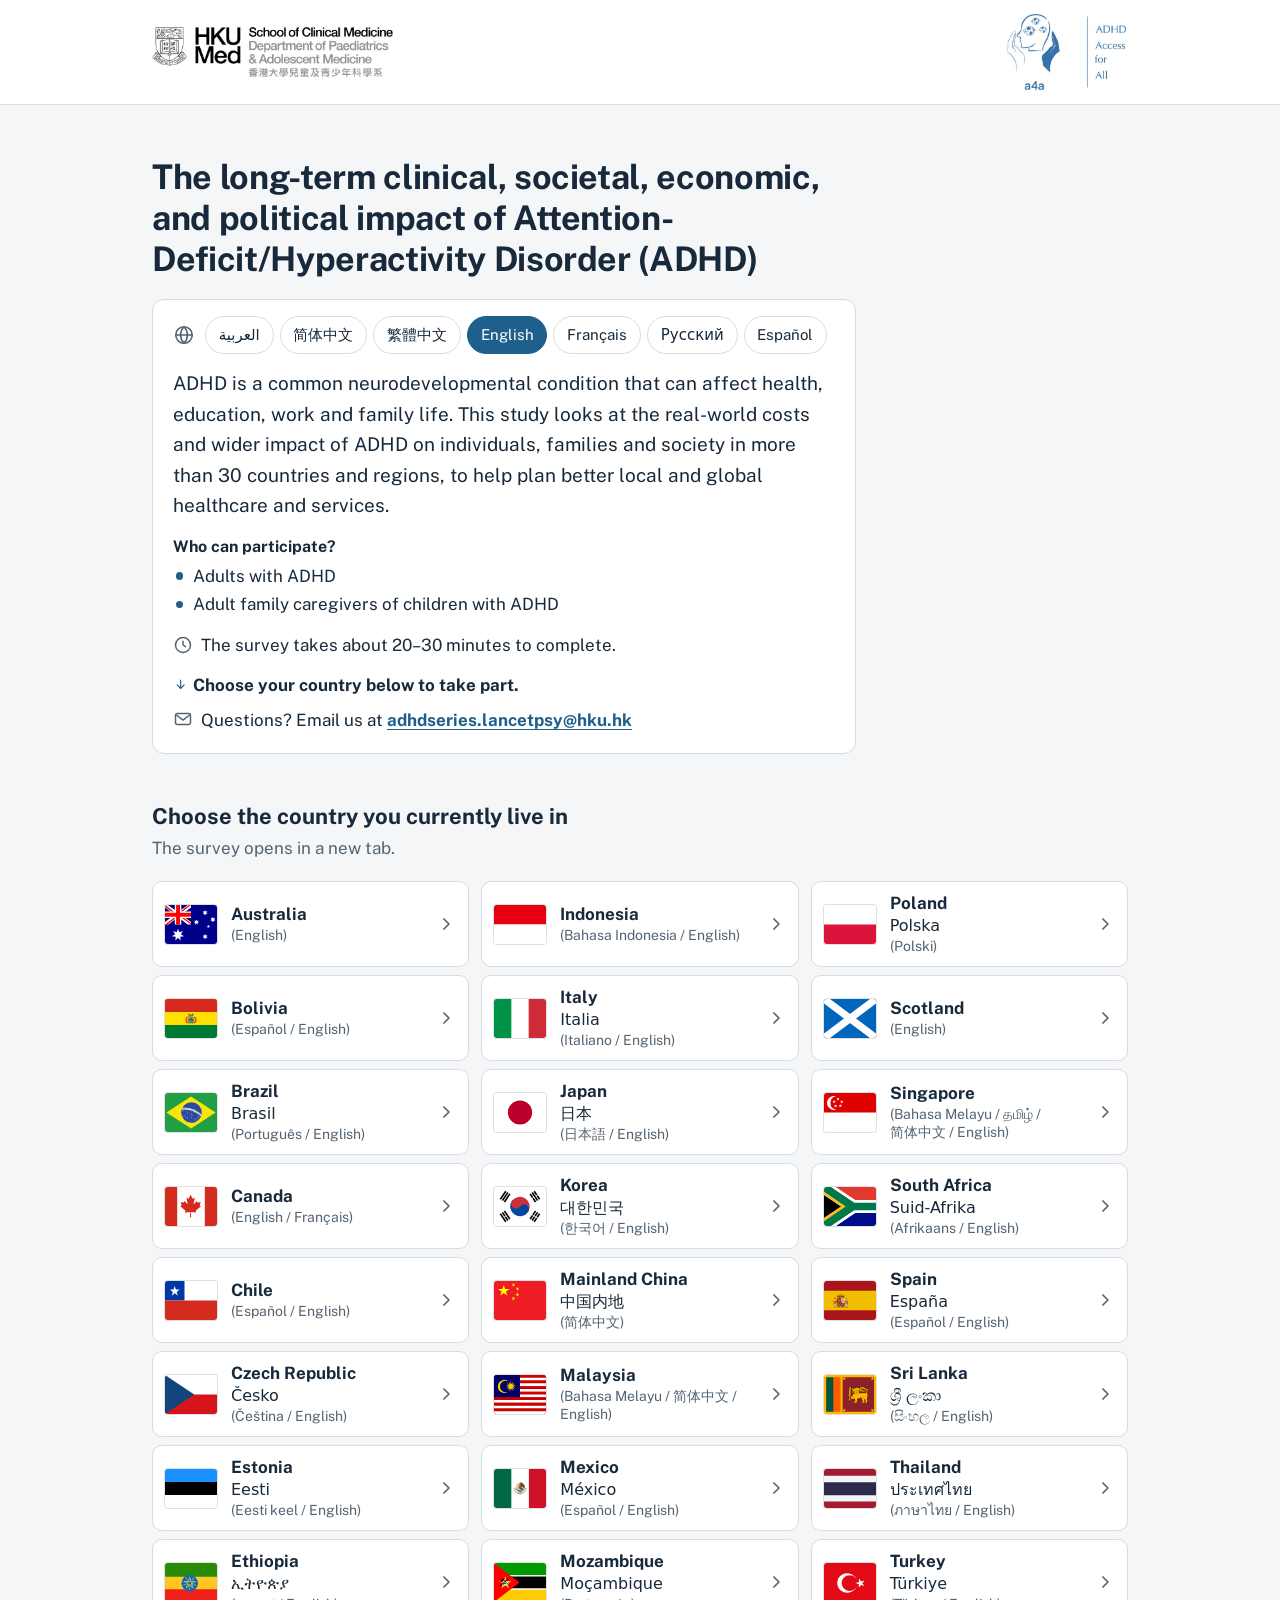
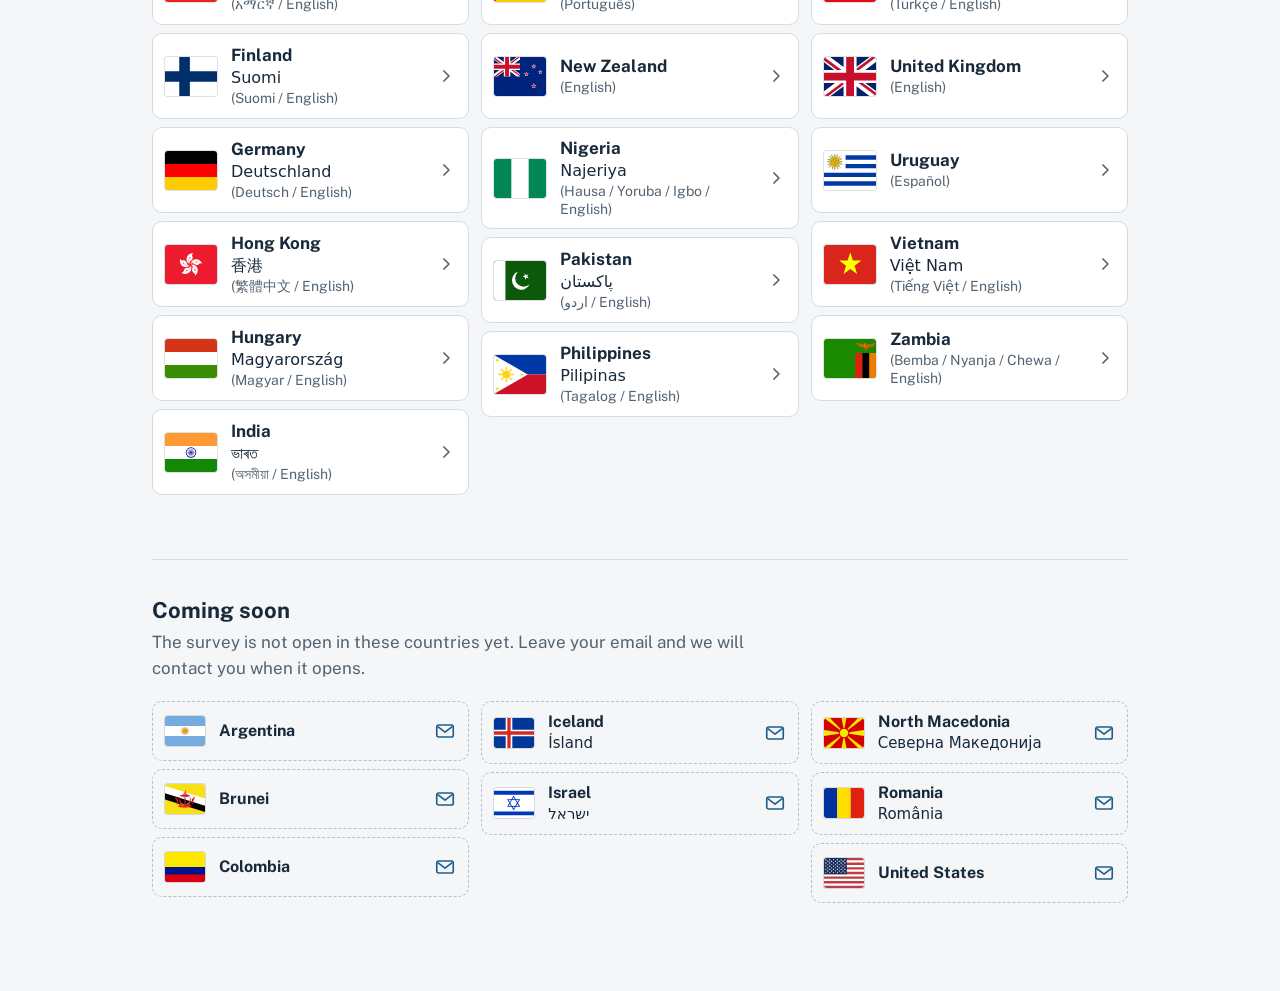
<file: index.html>
<!DOCTYPE html>
<html lang="en">
<head>
  <meta charset="UTF-8">
  <meta name="viewport" content="width=device-width, initial-scale=1">
  <title>The long-term clinical, societal, economic, and political impact of Attention-Deficit/Hyperactivity Disorder (ADHD)</title>
  <meta name="description" content="An international survey on the real-world costs and wider impact of ADHD. Choose the country you currently live in to take part.">
  <link rel="stylesheet" href="style.css">
</head>
<body>
  <header class="brand-bar">
    <div class="brand-inner">
      <img class="logo logo-hku" src="images/hku-med-paediatrics-logo.jpg" width="750" height="162"
           alt="HKU Med, School of Clinical Medicine, Department of Paediatrics and Adolescent Medicine, The University of Hong Kong">
      <img class="logo logo-a4a" src="images/a4a-logo.jpg" width="369" height="240" alt="a4a, ADHD Access for All">
    </div>
  </header>
  <main class="page">
    <header class="intro">
      <h1>The long-term clinical, societal, economic, and political impact of Attention-Deficit/<wbr>Hyperactivity Disorder (ADHD)</h1>
      <!-- Introduction in seven languages. The buttons are radio buttons + CSS, so switching
           works without JavaScript; the script only starts on the browser language. -->
      <div class="langs" id="intro">
        <input class="lang-radio" type="radio" name="intro-lang" id="lang-ar" value="ar">
        <input class="lang-radio" type="radio" name="intro-lang" id="lang-zh-hans" value="zh-hans">
        <input class="lang-radio" type="radio" name="intro-lang" id="lang-zh-hant" value="zh-hant">
        <input class="lang-radio" type="radio" name="intro-lang" id="lang-en" value="en" checked>
        <input class="lang-radio" type="radio" name="intro-lang" id="lang-fr" value="fr">
        <input class="lang-radio" type="radio" name="intro-lang" id="lang-ru" value="ru">
        <input class="lang-radio" type="radio" name="intro-lang" id="lang-es" value="es">
        <div class="lang-tabs">
          <svg class="globe-icon" viewBox="0 0 24 24" aria-hidden="true" focusable="false"><circle cx="12" cy="12" r="9" fill="none" stroke="currentColor" stroke-width="1.7"/><path d="M3 12h18M12 3c2.5 2.6 3.8 5.6 3.8 9s-1.3 6.4-3.8 9c-2.5-2.6-3.8-5.6-3.8-9S9.5 5.6 12 3z" fill="none" stroke="currentColor" stroke-width="1.7" stroke-linejoin="round"/></svg>
          <label class="lang-tab" for="lang-ar" lang="ar" dir="rtl">العربية</label>
          <label class="native lang-tab" for="lang-zh-hans" lang="zh-Hans">简体中文</label>
          <label class="native lang-tab" for="lang-zh-hant" lang="zh-Hant">繁體中文</label>
          <label class="lang-tab" for="lang-en" lang="en">English</label>
          <label class="lang-tab" for="lang-fr" lang="fr">Français</label>
          <label class="lang-tab" for="lang-ru" lang="ru">Русский</label>
          <label class="lang-tab" for="lang-es" lang="es">Español</label>
        </div>
        <div class="lang-panel native" id="intro-ar" lang="ar" dir="rtl">
          <p class="intro-text">اضطراب فرط الحركة وتشتت الانتباه (ADHD) حالة نمائية عصبية شائعة قد تؤثر في الصحة والتعليم والعمل والحياة الأسرية. تتناول هذه الدراسة التكاليف الفعلية والآثار الأوسع لهذا الاضطراب على الأفراد والأسر والمجتمع في أكثر من 30 دولة ومنطقة، بهدف المساعدة في تخطيط رعاية صحية وخدمات أفضل على المستويين المحلي والعالمي.</p>
          <h2 class="intro-heading">من يمكنه المشاركة؟</h2>
          <ul class="who-list">
            <li>البالغون المصابون باضطراب فرط الحركة وتشتت الانتباه</li>
            <li>أفراد الأسرة البالغون الذين يرعون أطفالاً مصابين بهذا الاضطراب</li>
          </ul>
          <p class="intro-time"><svg class="time-icon" viewBox="0 0 24 24" aria-hidden="true" focusable="false"><circle cx="12" cy="12" r="9" fill="none" stroke="currentColor" stroke-width="1.8"/><path d="M12 7.5V12l3 2" fill="none" stroke="currentColor" stroke-width="1.8" stroke-linecap="round" stroke-linejoin="round"/></svg><span>يستغرق إكمال الاستبيان ما بين 20 و30 دقيقة تقريبًا.</span></p>
          <p class="intro-action"><svg class="action-icon" viewBox="0 0 24 24" aria-hidden="true" focusable="false"><path d="M12 5v13m0 0 5.5-5.5M12 18l-5.5-5.5" fill="none" stroke="currentColor" stroke-width="1.8" stroke-linecap="round" stroke-linejoin="round"/></svg>اختر بلدك من القائمة أدناه للمشاركة.</p>
          <p class="contact"><svg class="contact-icon" viewBox="0 0 24 24" aria-hidden="true" focusable="false"><rect x="3" y="5.5" width="18" height="13" rx="2" fill="none" stroke="currentColor" stroke-width="1.8"/><path d="m4.5 7.5 7.5 5.75 7.5-5.75" fill="none" stroke="currentColor" stroke-width="1.8" stroke-linecap="round" stroke-linejoin="round"/></svg><span>لديك أسئلة؟ راسلنا على <a href="mailto:adhdseries.lancetpsy@hku.hk" dir="ltr">adhdseries.lancetpsy@hku.hk</a></span></p>
        </div>
        <div class="lang-panel native" id="intro-zh-hans" lang="zh-Hans">
          <p class="intro-text">ADHD（注意缺陷多动障碍）是一种常见的神经发育障碍，可能影响健康、教育、工作和家庭生活。本研究在30多个国家和地区开展，旨在了解ADHD对个人、家庭和社会造成的实际成本及更广泛的影响，以协助规划更完善的本地和全球医疗保健及相关服务。</p>
          <h2 class="intro-heading">谁可以参加？</h2>
          <ul class="who-list">
            <li>患有ADHD的成年人</li>
            <li>ADHD儿童的成年家庭照顾者</li>
          </ul>
          <p class="intro-time"><svg class="time-icon" viewBox="0 0 24 24" aria-hidden="true" focusable="false"><circle cx="12" cy="12" r="9" fill="none" stroke="currentColor" stroke-width="1.8"/><path d="M12 7.5V12l3 2" fill="none" stroke="currentColor" stroke-width="1.8" stroke-linecap="round" stroke-linejoin="round"/></svg><span>完成问卷大约需要20–30分钟。</span></p>
          <p class="intro-action"><svg class="action-icon" viewBox="0 0 24 24" aria-hidden="true" focusable="false"><path d="M12 5v13m0 0 5.5-5.5M12 18l-5.5-5.5" fill="none" stroke="currentColor" stroke-width="1.8" stroke-linecap="round" stroke-linejoin="round"/></svg>请在下方选择你所在的国家或地区参加。</p>
          <p class="contact"><svg class="contact-icon" viewBox="0 0 24 24" aria-hidden="true" focusable="false"><rect x="3" y="5.5" width="18" height="13" rx="2" fill="none" stroke="currentColor" stroke-width="1.8"/><path d="m4.5 7.5 7.5 5.75 7.5-5.75" fill="none" stroke="currentColor" stroke-width="1.8" stroke-linecap="round" stroke-linejoin="round"/></svg><span>如有疑问，请发送电子邮件至 <a href="mailto:adhdseries.lancetpsy@hku.hk" dir="ltr">adhdseries.lancetpsy@hku.hk</a></span></p>
        </div>
        <div class="lang-panel native" id="intro-zh-hant" lang="zh-Hant">
          <p class="intro-text">ADHD（專注力不足／過度活躍症）是常見的神經發展障礙，可能影響健康、教育、工作和家庭生活。本研究在30多個國家和地區進行，旨在了解ADHD對個人、家庭和社會造成的實際成本及更廣泛的影響，以協助規劃更完善的本地和全球醫療保健及相關服務。</p>
          <h2 class="intro-heading">誰可以參加？</h2>
          <ul class="who-list">
            <li>患有ADHD的成年人</li>
            <li>ADHD兒童的成年家庭照顧者</li>
          </ul>
          <p class="intro-time"><svg class="time-icon" viewBox="0 0 24 24" aria-hidden="true" focusable="false"><circle cx="12" cy="12" r="9" fill="none" stroke="currentColor" stroke-width="1.8"/><path d="M12 7.5V12l3 2" fill="none" stroke="currentColor" stroke-width="1.8" stroke-linecap="round" stroke-linejoin="round"/></svg><span>完成問卷大約需要20–30分鐘。</span></p>
          <p class="intro-action"><svg class="action-icon" viewBox="0 0 24 24" aria-hidden="true" focusable="false"><path d="M12 5v13m0 0 5.5-5.5M12 18l-5.5-5.5" fill="none" stroke="currentColor" stroke-width="1.8" stroke-linecap="round" stroke-linejoin="round"/></svg>請在下方選擇你所在的國家或地區參加。</p>
          <p class="contact"><svg class="contact-icon" viewBox="0 0 24 24" aria-hidden="true" focusable="false"><rect x="3" y="5.5" width="18" height="13" rx="2" fill="none" stroke="currentColor" stroke-width="1.8"/><path d="m4.5 7.5 7.5 5.75 7.5-5.75" fill="none" stroke="currentColor" stroke-width="1.8" stroke-linecap="round" stroke-linejoin="round"/></svg><span>如有查詢，請電郵至 <a href="mailto:adhdseries.lancetpsy@hku.hk" dir="ltr">adhdseries.lancetpsy@hku.hk</a></span></p>
        </div>
        <div class="lang-panel" id="intro-en" lang="en">
          <p class="intro-text">ADHD is a common neurodevelopmental condition that can affect health, education, work and family life. This study looks at the real-world costs and wider impact of ADHD on individuals, families and society in more than 30 countries and regions, to help plan better local and global healthcare and services.</p>
          <h2 class="intro-heading">Who can participate?</h2>
          <ul class="who-list">
            <li>Adults with ADHD</li>
            <li>Adult family caregivers of children with ADHD</li>
          </ul>
          <p class="intro-time"><svg class="time-icon" viewBox="0 0 24 24" aria-hidden="true" focusable="false"><circle cx="12" cy="12" r="9" fill="none" stroke="currentColor" stroke-width="1.8"/><path d="M12 7.5V12l3 2" fill="none" stroke="currentColor" stroke-width="1.8" stroke-linecap="round" stroke-linejoin="round"/></svg><span>The survey takes about 20–30 minutes to complete.</span></p>
          <p class="intro-action"><svg class="action-icon" viewBox="0 0 24 24" aria-hidden="true" focusable="false"><path d="M12 5v13m0 0 5.5-5.5M12 18l-5.5-5.5" fill="none" stroke="currentColor" stroke-width="1.8" stroke-linecap="round" stroke-linejoin="round"/></svg>Choose your country below to take part.</p>
          <p class="contact"><svg class="contact-icon" viewBox="0 0 24 24" aria-hidden="true" focusable="false"><rect x="3" y="5.5" width="18" height="13" rx="2" fill="none" stroke="currentColor" stroke-width="1.8"/><path d="m4.5 7.5 7.5 5.75 7.5-5.75" fill="none" stroke="currentColor" stroke-width="1.8" stroke-linecap="round" stroke-linejoin="round"/></svg><span>Questions? Email us at <a href="mailto:adhdseries.lancetpsy@hku.hk" dir="ltr">adhdseries.lancetpsy@hku.hk</a></span></p>
        </div>
        <div class="lang-panel" id="intro-fr" lang="fr">
          <p class="intro-text">Le TDAH est un trouble du neurodéveloppement fréquent qui peut affecter la santé, l’éducation, le travail et la vie familiale. Cette étude examine les coûts réels et l’impact plus large du TDAH sur les personnes, les familles et la société dans plus de 30 pays et régions, afin d’aider à mieux planifier les soins de santé et les services, à l’échelle locale et mondiale.</p>
          <h2 class="intro-heading">Qui peut participer ?</h2>
          <ul class="who-list">
            <li>Les adultes ayant un TDAH</li>
            <li>Les proches aidants adultes d’enfants ayant un TDAH</li>
          </ul>
          <p class="intro-time"><svg class="time-icon" viewBox="0 0 24 24" aria-hidden="true" focusable="false"><circle cx="12" cy="12" r="9" fill="none" stroke="currentColor" stroke-width="1.8"/><path d="M12 7.5V12l3 2" fill="none" stroke="currentColor" stroke-width="1.8" stroke-linecap="round" stroke-linejoin="round"/></svg><span>Il faut environ 20 à 30 minutes pour répondre au questionnaire.</span></p>
          <p class="intro-action"><svg class="action-icon" viewBox="0 0 24 24" aria-hidden="true" focusable="false"><path d="M12 5v13m0 0 5.5-5.5M12 18l-5.5-5.5" fill="none" stroke="currentColor" stroke-width="1.8" stroke-linecap="round" stroke-linejoin="round"/></svg>Choisissez votre pays ci-dessous pour participer.</p>
          <p class="contact"><svg class="contact-icon" viewBox="0 0 24 24" aria-hidden="true" focusable="false"><rect x="3" y="5.5" width="18" height="13" rx="2" fill="none" stroke="currentColor" stroke-width="1.8"/><path d="m4.5 7.5 7.5 5.75 7.5-5.75" fill="none" stroke="currentColor" stroke-width="1.8" stroke-linecap="round" stroke-linejoin="round"/></svg><span>Des questions ? Écrivez-nous à <a href="mailto:adhdseries.lancetpsy@hku.hk" dir="ltr">adhdseries.lancetpsy@hku.hk</a></span></p>
        </div>
        <div class="lang-panel native" id="intro-ru" lang="ru">
          <p class="intro-text">Синдром дефицита внимания и гиперактивности (СДВГ) — распространённое нарушение нейроразвития, которое может влиять на здоровье, образование, работу и семейную жизнь. В этом исследовании, которое проводится более чем в 30 странах и регионах, изучаются реальные затраты и более широкие последствия СДВГ для людей, семей и общества, чтобы помочь лучше планировать медицинскую помощь и услуги на местном и глобальном уровнях.</p>
          <h2 class="intro-heading">Кто может принять участие?</h2>
          <ul class="who-list">
            <li>Взрослые с СДВГ</li>
            <li>Взрослые члены семьи, ухаживающие за детьми с СДВГ</li>
          </ul>
          <p class="intro-time"><svg class="time-icon" viewBox="0 0 24 24" aria-hidden="true" focusable="false"><circle cx="12" cy="12" r="9" fill="none" stroke="currentColor" stroke-width="1.8"/><path d="M12 7.5V12l3 2" fill="none" stroke="currentColor" stroke-width="1.8" stroke-linecap="round" stroke-linejoin="round"/></svg><span>Заполнение опроса занимает примерно 20–30 минут.</span></p>
          <p class="intro-action"><svg class="action-icon" viewBox="0 0 24 24" aria-hidden="true" focusable="false"><path d="M12 5v13m0 0 5.5-5.5M12 18l-5.5-5.5" fill="none" stroke="currentColor" stroke-width="1.8" stroke-linecap="round" stroke-linejoin="round"/></svg>Выберите свою страну ниже, чтобы принять участие.</p>
          <p class="contact"><svg class="contact-icon" viewBox="0 0 24 24" aria-hidden="true" focusable="false"><rect x="3" y="5.5" width="18" height="13" rx="2" fill="none" stroke="currentColor" stroke-width="1.8"/><path d="m4.5 7.5 7.5 5.75 7.5-5.75" fill="none" stroke="currentColor" stroke-width="1.8" stroke-linecap="round" stroke-linejoin="round"/></svg><span>Есть вопросы? Напишите нам: <a href="mailto:adhdseries.lancetpsy@hku.hk" dir="ltr">adhdseries.lancetpsy@hku.hk</a></span></p>
        </div>
        <div class="lang-panel" id="intro-es" lang="es">
          <p class="intro-text">El TDAH es una condición del neurodesarrollo frecuente que puede afectar la salud, la educación, el trabajo y la vida familiar. Este estudio analiza los costos reales y el impacto más amplio del TDAH en las personas, las familias y la sociedad en más de 30 países y regiones, para ayudar a planificar una mejor atención de salud y mejores servicios a nivel local y mundial.</p>
          <h2 class="intro-heading">¿Quién puede participar?</h2>
          <ul class="who-list">
            <li>Personas adultas con TDAH</li>
            <li>Familiares adultos que cuidan de niños y niñas con TDAH</li>
          </ul>
          <p class="intro-time"><svg class="time-icon" viewBox="0 0 24 24" aria-hidden="true" focusable="false"><circle cx="12" cy="12" r="9" fill="none" stroke="currentColor" stroke-width="1.8"/><path d="M12 7.5V12l3 2" fill="none" stroke="currentColor" stroke-width="1.8" stroke-linecap="round" stroke-linejoin="round"/></svg><span>Completar la encuesta toma aproximadamente de 20 a 30 minutos.</span></p>
          <p class="intro-action"><svg class="action-icon" viewBox="0 0 24 24" aria-hidden="true" focusable="false"><path d="M12 5v13m0 0 5.5-5.5M12 18l-5.5-5.5" fill="none" stroke="currentColor" stroke-width="1.8" stroke-linecap="round" stroke-linejoin="round"/></svg>Elija su país en la lista de abajo para participar.</p>
          <p class="contact"><svg class="contact-icon" viewBox="0 0 24 24" aria-hidden="true" focusable="false"><rect x="3" y="5.5" width="18" height="13" rx="2" fill="none" stroke="currentColor" stroke-width="1.8"/><path d="m4.5 7.5 7.5 5.75 7.5-5.75" fill="none" stroke="currentColor" stroke-width="1.8" stroke-linecap="round" stroke-linejoin="round"/></svg><span>¿Tiene preguntas? Escríbanos a <a href="mailto:adhdseries.lancetpsy@hku.hk" dir="ltr">adhdseries.lancetpsy@hku.hk</a></span></p>
        </div>
      </div>
      <script>
        (function () {
          try {
            var prefs = navigator.languages && navigator.languages.length ? navigator.languages : [navigator.language || "en"];
            for (var i = 0; i < prefs.length; i++) {
              var tag = String(prefs[i]).toLowerCase();
              var code = tag.split("-")[0];
              if (code === "zh") {
                code = /hant|tw|hk|mo/.test(tag) ? "zh-hant" : "zh-hans";
              }
              var radio = document.getElementById("lang-" + code);
              if (radio) { radio.checked = true; break; }
            }
          } catch (e) {}
        })();
      </script>

    </header>

    <!--
      Open surveys, A-Z by English name. Each row: flag, English name,
      name in the survey's language. To open a "Coming soon" country, copy
      any row below into this list and change the flag, names and survey link.
    -->
    <section class="countries" id="country-selection" aria-labelledby="choose-heading">
      <h2 class="section-title" id="choose-heading">Choose the country you currently live in</h2>
      <p class="section-note">The survey opens in a new tab.</p>
      <ul class="country-list" role="list">
        <li><a class="row" href="https://hku.au1.qualtrics.com/jfe/form/SV_2lUkammRQJGlORw" target="_blank" rel="noopener noreferrer">
            <img class="flag" src="flags/au.svg" alt="" width="52" height="39" decoding="async">
            <span class="row-names"><span class="name-en">Australia</span><span class="name-lang" translate="no">(<span lang="en">English</span>)</span></span>
            <svg class="row-icon" viewBox="0 0 24 24" aria-hidden="true" focusable="false"><path d="m9.5 6 6 6-6 6" fill="none" stroke="currentColor" stroke-width="2" stroke-linecap="round" stroke-linejoin="round"/></svg><span class="sr-only"> (opens in a new tab)</span>
        </a></li>
        <li><a class="row" href="https://hku.au1.qualtrics.com/jfe/form/SV_8hSit3gMhziZ8Lc?Q_Language=ES-ES&amp;src=web" target="_blank" rel="noopener noreferrer">
            <img class="flag" src="flags/bo.svg" alt="" width="52" height="39" decoding="async">
            <span class="row-names"><span class="name-en">Bolivia</span><span class="name-lang" translate="no">(<span lang="es">Español</span> / <span lang="en">English</span>)</span></span>
            <svg class="row-icon" viewBox="0 0 24 24" aria-hidden="true" focusable="false"><path d="m9.5 6 6 6-6 6" fill="none" stroke="currentColor" stroke-width="2" stroke-linecap="round" stroke-linejoin="round"/></svg><span class="sr-only"> (opens in a new tab)</span>
        </a></li>
        <li><a class="row" href="https://hku.au1.qualtrics.com/jfe/form/SV_0UNJbcF4LHOlW3s?Q_Language=PT-BR&amp;src=web" target="_blank" rel="noopener noreferrer">
            <img class="flag" src="flags/br.svg" alt="" width="52" height="39" decoding="async">
            <span class="row-names"><span class="name-en">Brazil</span><span class="name-local native" lang="pt-BR" translate="no">Brasil</span><span class="name-lang" translate="no">(<span lang="pt-BR">Português</span> / <span lang="en">English</span>)</span></span>
            <svg class="row-icon" viewBox="0 0 24 24" aria-hidden="true" focusable="false"><path d="m9.5 6 6 6-6 6" fill="none" stroke="currentColor" stroke-width="2" stroke-linecap="round" stroke-linejoin="round"/></svg><span class="sr-only"> (opens in a new tab)</span>
        </a></li>
        <li><a class="row" href="https://hku.au1.qualtrics.com/jfe/form/SV_bjFKKGpXRI6aUTA?src=web" target="_blank" rel="noopener noreferrer">
            <img class="flag" src="flags/ca.svg" alt="" width="52" height="39" decoding="async">
            <span class="row-names"><span class="name-en">Canada</span><span class="name-lang" translate="no">(<span lang="en">English</span> / <span lang="fr">Français</span>)</span></span>
            <svg class="row-icon" viewBox="0 0 24 24" aria-hidden="true" focusable="false"><path d="m9.5 6 6 6-6 6" fill="none" stroke="currentColor" stroke-width="2" stroke-linecap="round" stroke-linejoin="round"/></svg><span class="sr-only"> (opens in a new tab)</span>
        </a></li>
        <li><a class="row" href="https://hku.au1.qualtrics.com/jfe/form/SV_5BXR8ovBortozc2?Q_Language=ES-ES&amp;src=web" target="_blank" rel="noopener noreferrer">
            <img class="flag" src="flags/cl.svg" alt="" width="52" height="39" decoding="async">
            <span class="row-names"><span class="name-en">Chile</span><span class="name-lang" translate="no">(<span lang="es">Español</span> / <span lang="en">English</span>)</span></span>
            <svg class="row-icon" viewBox="0 0 24 24" aria-hidden="true" focusable="false"><path d="m9.5 6 6 6-6 6" fill="none" stroke="currentColor" stroke-width="2" stroke-linecap="round" stroke-linejoin="round"/></svg><span class="sr-only"> (opens in a new tab)</span>
        </a></li>
        <li><a class="row" href="https://hku.au1.qualtrics.com/jfe/form/SV_06zGCNcnL0qpi9o?src=web" target="_blank" rel="noopener noreferrer">
            <img class="flag" src="flags/cz.svg" alt="" width="52" height="39" decoding="async">
            <span class="row-names"><span class="name-en">Czech Republic</span><span class="name-local native" lang="cs" translate="no">Česko</span><span class="name-lang" translate="no">(<span lang="cs">Čeština</span> / <span lang="en">English</span>)</span></span>
            <svg class="row-icon" viewBox="0 0 24 24" aria-hidden="true" focusable="false"><path d="m9.5 6 6 6-6 6" fill="none" stroke="currentColor" stroke-width="2" stroke-linecap="round" stroke-linejoin="round"/></svg><span class="sr-only"> (opens in a new tab)</span>
        </a></li>
        <li><a class="row" href="https://hku.au1.qualtrics.com/jfe/form/SV_8kNAMxHqq1XKWJU?Q_Language=ET&amp;src=web" target="_blank" rel="noopener noreferrer">
            <img class="flag" src="flags/ee.svg" alt="" width="52" height="39" decoding="async">
            <span class="row-names"><span class="name-en">Estonia</span><span class="name-local native" lang="et" translate="no">Eesti</span><span class="name-lang" translate="no">(<span lang="et">Eesti keel</span> / <span lang="en">English</span>)</span></span>
            <svg class="row-icon" viewBox="0 0 24 24" aria-hidden="true" focusable="false"><path d="m9.5 6 6 6-6 6" fill="none" stroke="currentColor" stroke-width="2" stroke-linecap="round" stroke-linejoin="round"/></svg><span class="sr-only"> (opens in a new tab)</span>
        </a></li>
        <li><a class="row" href="https://hku.au1.qualtrics.com/jfe/form/SV_4PlfiEkc6e9vngi?Q_Language=AM&amp;src=web" target="_blank" rel="noopener noreferrer">
            <img class="flag" src="flags/et.svg" alt="" width="52" height="39" decoding="async">
            <span class="row-names"><span class="name-en">Ethiopia</span><span class="name-local native" lang="am" translate="no">ኢትዮጵያ</span><span class="name-lang" translate="no">(<span lang="am">አማርኛ</span> / <span lang="en">English</span>)</span></span>
            <svg class="row-icon" viewBox="0 0 24 24" aria-hidden="true" focusable="false"><path d="m9.5 6 6 6-6 6" fill="none" stroke="currentColor" stroke-width="2" stroke-linecap="round" stroke-linejoin="round"/></svg><span class="sr-only"> (opens in a new tab)</span>
        </a></li>
        <li><a class="row" href="https://hku.au1.qualtrics.com/jfe/form/SV_3NLrOtjdR9t2zIi?Q_Language=FI&amp;src=web" target="_blank" rel="noopener noreferrer">
            <img class="flag" src="flags/fi.svg" alt="" width="52" height="39" decoding="async">
            <span class="row-names"><span class="name-en">Finland</span><span class="name-local native" lang="fi" translate="no">Suomi</span><span class="name-lang" translate="no">(<span lang="fi">Suomi</span> / <span lang="en">English</span>)</span></span>
            <svg class="row-icon" viewBox="0 0 24 24" aria-hidden="true" focusable="false"><path d="m9.5 6 6 6-6 6" fill="none" stroke="currentColor" stroke-width="2" stroke-linecap="round" stroke-linejoin="round"/></svg><span class="sr-only"> (opens in a new tab)</span>
        </a></li>
        <li><a class="row" href="https://hku.au1.qualtrics.com/jfe/form/SV_d4q7vPeoRreQCZE?Q_Language=DE&amp;src=web" target="_blank" rel="noopener noreferrer">
            <img class="flag" src="flags/de.svg" alt="" width="52" height="39" decoding="async">
            <span class="row-names"><span class="name-en">Germany</span><span class="name-local native" lang="de" translate="no">Deutschland</span><span class="name-lang" translate="no">(<span lang="de">Deutsch</span> / <span lang="en">English</span>)</span></span>
            <svg class="row-icon" viewBox="0 0 24 24" aria-hidden="true" focusable="false"><path d="m9.5 6 6 6-6 6" fill="none" stroke="currentColor" stroke-width="2" stroke-linecap="round" stroke-linejoin="round"/></svg><span class="sr-only"> (opens in a new tab)</span>
        </a></li>
        <li><a class="row" href="hong-kong.html">
            <img class="flag" src="flags/hk.svg" alt="" width="52" height="39" decoding="async">
            <span class="row-names"><span class="name-en">Hong Kong</span><span class="name-local native" lang="zh-Hant" translate="no">香港</span><span class="name-lang" translate="no">(<span class="native" lang="zh-Hant">繁體中文</span> / <span lang="en">English</span>)</span></span>
            <svg class="row-icon" viewBox="0 0 24 24" aria-hidden="true" focusable="false"><path d="m9.5 6 6 6-6 6" fill="none" stroke="currentColor" stroke-width="2" stroke-linecap="round" stroke-linejoin="round"/></svg>
        </a></li>
        <li><a class="row" href="https://hku.au1.qualtrics.com/jfe/form/SV_78OaL8bEuvsBn4q?Q_Language=HU&amp;src=web" target="_blank" rel="noopener noreferrer">
            <img class="flag" src="flags/hu.svg" alt="" width="52" height="39" decoding="async">
            <span class="row-names"><span class="name-en">Hungary</span><span class="name-local native" lang="hu" translate="no">Magyarország</span><span class="name-lang" translate="no">(<span lang="hu">Magyar</span> / <span lang="en">English</span>)</span></span>
            <svg class="row-icon" viewBox="0 0 24 24" aria-hidden="true" focusable="false"><path d="m9.5 6 6 6-6 6" fill="none" stroke="currentColor" stroke-width="2" stroke-linecap="round" stroke-linejoin="round"/></svg><span class="sr-only"> (opens in a new tab)</span>
        </a></li>
        <li><a class="row" href="https://hku.au1.qualtrics.com/jfe/form/SV_3ZUCyJKuBIMt9vE?Q_Language=ASM&amp;src=web" target="_blank" rel="noopener noreferrer">
            <img class="flag" src="flags/in.svg" alt="" width="52" height="39" decoding="async">
            <span class="row-names"><span class="name-en">India</span><span class="name-local native" lang="as" translate="no">ভাৰত</span><span class="name-lang" translate="no">(<span lang="as">অসমীয়া</span> / <span lang="en">English</span>)</span></span>
            <svg class="row-icon" viewBox="0 0 24 24" aria-hidden="true" focusable="false"><path d="m9.5 6 6 6-6 6" fill="none" stroke="currentColor" stroke-width="2" stroke-linecap="round" stroke-linejoin="round"/></svg><span class="sr-only"> (opens in a new tab)</span>
        </a></li>
        <li><a class="row" href="https://hku.au1.qualtrics.com/jfe/form/SV_cM7222GiejabFiK?Q_Language=ID&amp;src=web" target="_blank" rel="noopener noreferrer">
            <img class="flag" src="flags/id.svg" alt="" width="52" height="39" decoding="async">
            <span class="row-names"><span class="name-en">Indonesia</span><span class="name-lang" translate="no">(<span lang="id">Bahasa Indonesia</span> / <span lang="en">English</span>)</span></span>
            <svg class="row-icon" viewBox="0 0 24 24" aria-hidden="true" focusable="false"><path d="m9.5 6 6 6-6 6" fill="none" stroke="currentColor" stroke-width="2" stroke-linecap="round" stroke-linejoin="round"/></svg><span class="sr-only"> (opens in a new tab)</span>
        </a></li>
        <li><a class="row" href="https://hku.au1.qualtrics.com/jfe/form/SV_8ctIkrnrsQiDBhc?Q_Language=IT&amp;src=web" target="_blank" rel="noopener noreferrer">
            <img class="flag" src="flags/it.svg" alt="" width="52" height="39" decoding="async">
            <span class="row-names"><span class="name-en">Italy</span><span class="name-local native" lang="it" translate="no">Italia</span><span class="name-lang" translate="no">(<span lang="it">Italiano</span> / <span lang="en">English</span>)</span></span>
            <svg class="row-icon" viewBox="0 0 24 24" aria-hidden="true" focusable="false"><path d="m9.5 6 6 6-6 6" fill="none" stroke="currentColor" stroke-width="2" stroke-linecap="round" stroke-linejoin="round"/></svg><span class="sr-only"> (opens in a new tab)</span>
        </a></li>
        <li><a class="row" href="https://hku.au1.qualtrics.com/jfe/form/SV_3QLqAeLe7lD5Hr8?Q_Language=JA&amp;src=web" target="_blank" rel="noopener noreferrer">
            <img class="flag" src="flags/jp.svg" alt="" width="52" height="39" decoding="async">
            <span class="row-names"><span class="name-en">Japan</span><span class="name-local native" lang="ja" translate="no">日本</span><span class="name-lang" translate="no">(<span class="native" lang="ja">日本語</span> / <span lang="en">English</span>)</span></span>
            <svg class="row-icon" viewBox="0 0 24 24" aria-hidden="true" focusable="false"><path d="m9.5 6 6 6-6 6" fill="none" stroke="currentColor" stroke-width="2" stroke-linecap="round" stroke-linejoin="round"/></svg><span class="sr-only"> (opens in a new tab)</span>
        </a></li>
        <li><a class="row" href="https://hku.au1.qualtrics.com/jfe/form/SV_40CHjWf8CHS5TTw?Q_Language=KO&amp;src=web" target="_blank" rel="noopener noreferrer">
            <img class="flag" src="flags/kr.svg" alt="" width="52" height="39" decoding="async">
            <span class="row-names"><span class="name-en">Korea</span><span class="name-local native" lang="ko" translate="no">대한민국</span><span class="name-lang" translate="no">(<span class="native" lang="ko">한국어</span> / <span lang="en">English</span>)</span></span>
            <svg class="row-icon" viewBox="0 0 24 24" aria-hidden="true" focusable="false"><path d="m9.5 6 6 6-6 6" fill="none" stroke="currentColor" stroke-width="2" stroke-linecap="round" stroke-linejoin="round"/></svg><span class="sr-only"> (opens in a new tab)</span>
        </a></li>
        <li><a class="row" href="https://hku.au1.qualtrics.com/jfe/form/SV_3mHNMaRvynS5H2C?src=web" target="_blank" rel="noopener noreferrer">
            <img class="flag" src="flags/cn.svg" alt="" width="52" height="39" decoding="async">
            <span class="row-names"><span class="name-en">Mainland China</span><span class="name-local native" lang="zh-Hans" translate="no">中国内地</span><span class="name-lang" translate="no">(<span class="native" lang="zh-Hans">简体中文</span>)</span></span>
            <svg class="row-icon" viewBox="0 0 24 24" aria-hidden="true" focusable="false"><path d="m9.5 6 6 6-6 6" fill="none" stroke="currentColor" stroke-width="2" stroke-linecap="round" stroke-linejoin="round"/></svg><span class="sr-only"> (opens in a new tab)</span>
        </a></li>
        <li><a class="row" href="https://hku.au1.qualtrics.com/jfe/form/SV_b9mgxQ1tLQx7orA?Q_Language=MS&amp;src=web" target="_blank" rel="noopener noreferrer">
            <img class="flag" src="flags/my.svg" alt="" width="52" height="39" decoding="async">
            <span class="row-names"><span class="name-en">Malaysia</span><span class="name-lang" translate="no">(<span lang="ms">Bahasa Melayu</span> / <span class="native" lang="zh-Hans">简体中文</span> / <span lang="en">English</span>)</span></span>
            <svg class="row-icon" viewBox="0 0 24 24" aria-hidden="true" focusable="false"><path d="m9.5 6 6 6-6 6" fill="none" stroke="currentColor" stroke-width="2" stroke-linecap="round" stroke-linejoin="round"/></svg><span class="sr-only"> (opens in a new tab)</span>
        </a></li>
        <li><a class="row" href="https://hku.au1.qualtrics.com/jfe/form/SV_d6Htt4WUVrvCJ5s?Q_Language=ES&amp;src=web" target="_blank" rel="noopener noreferrer">
            <img class="flag" src="flags/mx.svg" alt="" width="52" height="39" decoding="async">
            <span class="row-names"><span class="name-en">Mexico</span><span class="name-local native" lang="es-MX" translate="no">México</span><span class="name-lang" translate="no">(<span lang="es-MX">Español</span> / <span lang="en">English</span>)</span></span>
            <svg class="row-icon" viewBox="0 0 24 24" aria-hidden="true" focusable="false"><path d="m9.5 6 6 6-6 6" fill="none" stroke="currentColor" stroke-width="2" stroke-linecap="round" stroke-linejoin="round"/></svg><span class="sr-only"> (opens in a new tab)</span>
        </a></li>
        <li><a class="row" href="https://hku.au1.qualtrics.com/jfe/form/SV_b31DS8srAVLvgNM?Q_Language=PT&amp;src=web" target="_blank" rel="noopener noreferrer">
            <img class="flag" src="flags/mz.svg" alt="" width="52" height="39" decoding="async">
            <span class="row-names"><span class="name-en">Mozambique</span><span class="name-local native" lang="pt" translate="no">Moçambique</span><span class="name-lang" translate="no">(<span lang="pt">Português</span>)</span></span>
            <svg class="row-icon" viewBox="0 0 24 24" aria-hidden="true" focusable="false"><path d="m9.5 6 6 6-6 6" fill="none" stroke="currentColor" stroke-width="2" stroke-linecap="round" stroke-linejoin="round"/></svg><span class="sr-only"> (opens in a new tab)</span>
        </a></li>
        <li><a class="row" href="https://hku.au1.qualtrics.com/jfe/form/SV_bOVEMDdbvxDnazI?src=web" target="_blank" rel="noopener noreferrer">
            <img class="flag" src="flags/nz.svg" alt="" width="52" height="39" decoding="async">
            <span class="row-names"><span class="name-en">New Zealand</span><span class="name-lang" translate="no">(<span lang="en">English</span>)</span></span>
            <svg class="row-icon" viewBox="0 0 24 24" aria-hidden="true" focusable="false"><path d="m9.5 6 6 6-6 6" fill="none" stroke="currentColor" stroke-width="2" stroke-linecap="round" stroke-linejoin="round"/></svg><span class="sr-only"> (opens in a new tab)</span>
        </a></li>
        <li><a class="row" href="https://hku.au1.qualtrics.com/jfe/form/SV_8iSJWxH5ZTtuFds?Q_Language=HA&amp;src=web" target="_blank" rel="noopener noreferrer">
            <img class="flag" src="flags/ng.svg" alt="" width="52" height="39" decoding="async">
            <span class="row-names"><span class="name-en">Nigeria</span><span class="name-local native" lang="ha" translate="no">Najeriya</span><span class="name-lang" translate="no">(<span lang="ha">Hausa</span> / <span lang="yo">Yoruba</span> / <span lang="ig">Igbo</span> / <span lang="en">English</span>)</span></span>
            <svg class="row-icon" viewBox="0 0 24 24" aria-hidden="true" focusable="false"><path d="m9.5 6 6 6-6 6" fill="none" stroke="currentColor" stroke-width="2" stroke-linecap="round" stroke-linejoin="round"/></svg><span class="sr-only"> (opens in a new tab)</span>
        </a></li>
        <li><a class="row" href="https://hku.au1.qualtrics.com/jfe/form/SV_0V8xFAuCGdFtQdE?Q_Language=UR&amp;src=web" target="_blank" rel="noopener noreferrer">
            <img class="flag" src="flags/pk.svg" alt="" width="52" height="39" decoding="async">
            <span class="row-names"><span class="name-en">Pakistan</span><span class="name-local native" lang="ur" dir="rtl" translate="no">پاکستان</span><span class="name-lang" translate="no">(<span lang="ur" dir="rtl">اردو</span> / <span lang="en">English</span>)</span></span>
            <svg class="row-icon" viewBox="0 0 24 24" aria-hidden="true" focusable="false"><path d="m9.5 6 6 6-6 6" fill="none" stroke="currentColor" stroke-width="2" stroke-linecap="round" stroke-linejoin="round"/></svg><span class="sr-only"> (opens in a new tab)</span>
        </a></li>
        <li><a class="row" href="https://hku.au1.qualtrics.com/jfe/form/SV_8iD1Lj9dxNVW1lI?Q_Language=TGL&amp;src=web" target="_blank" rel="noopener noreferrer">
            <img class="flag" src="flags/ph.svg" alt="" width="52" height="39" decoding="async">
            <span class="row-names"><span class="name-en">Philippines</span><span class="name-local native" lang="fil" translate="no">Pilipinas</span><span class="name-lang" translate="no">(<span lang="tl">Tagalog</span> / <span lang="en">English</span>)</span></span>
            <svg class="row-icon" viewBox="0 0 24 24" aria-hidden="true" focusable="false"><path d="m9.5 6 6 6-6 6" fill="none" stroke="currentColor" stroke-width="2" stroke-linecap="round" stroke-linejoin="round"/></svg><span class="sr-only"> (opens in a new tab)</span>
        </a></li>
        <li><a class="row" href="https://hku.au1.qualtrics.com/jfe/form/SV_25kvuBxrbYHWBa6?Q_Language=PL&amp;src=web" target="_blank" rel="noopener noreferrer">
            <img class="flag" src="flags/pl.svg" alt="" width="52" height="39" decoding="async">
            <span class="row-names"><span class="name-en">Poland</span><span class="name-local native" lang="pl" translate="no">Polska</span><span class="name-lang" translate="no">(<span lang="pl">Polski</span>)</span></span>
            <svg class="row-icon" viewBox="0 0 24 24" aria-hidden="true" focusable="false"><path d="m9.5 6 6 6-6 6" fill="none" stroke="currentColor" stroke-width="2" stroke-linecap="round" stroke-linejoin="round"/></svg><span class="sr-only"> (opens in a new tab)</span>
        </a></li>
        <li><a class="row" href="https://hku.au1.qualtrics.com/jfe/form/SV_9Nxxzs6RsYPE7Ua?src=web" target="_blank" rel="noopener noreferrer">
            <img class="flag" src="flags/gb-sct.svg" alt="" width="52" height="39" decoding="async">
            <span class="row-names"><span class="name-en">Scotland</span><span class="name-lang" translate="no">(<span lang="en">English</span>)</span></span>
            <svg class="row-icon" viewBox="0 0 24 24" aria-hidden="true" focusable="false"><path d="m9.5 6 6 6-6 6" fill="none" stroke="currentColor" stroke-width="2" stroke-linecap="round" stroke-linejoin="round"/></svg><span class="sr-only"> (opens in a new tab)</span>
        </a></li>
        <li><a class="row" href="https://hku.au1.qualtrics.com/jfe/form/SV_0upJAIICJkTPasu?Q_Language=EN-GB&amp;src=web" target="_blank" rel="noopener noreferrer">
            <img class="flag" src="flags/sg.svg" alt="" width="52" height="39" decoding="async">
            <span class="row-names"><span class="name-en">Singapore</span><span class="name-lang" translate="no">(<span lang="ms">Bahasa Melayu</span> / <span lang="ta">தமிழ்</span> / <span class="native" lang="zh-Hans">简体中文</span> / <span lang="en">English</span>)</span></span>
            <svg class="row-icon" viewBox="0 0 24 24" aria-hidden="true" focusable="false"><path d="m9.5 6 6 6-6 6" fill="none" stroke="currentColor" stroke-width="2" stroke-linecap="round" stroke-linejoin="round"/></svg><span class="sr-only"> (opens in a new tab)</span>
        </a></li>
        <li><a class="row" href="https://hku.au1.qualtrics.com/jfe/form/SV_6JWXuqaaafxd8WO?Q_Language=AF&amp;src=web" target="_blank" rel="noopener noreferrer">
            <img class="flag" src="flags/za.svg" alt="" width="52" height="39" decoding="async">
            <span class="row-names"><span class="name-en">South Africa</span><span class="name-local native" lang="af" translate="no">Suid-Afrika</span><span class="name-lang" translate="no">(<span lang="af">Afrikaans</span> / <span lang="en">English</span>)</span></span>
            <svg class="row-icon" viewBox="0 0 24 24" aria-hidden="true" focusable="false"><path d="m9.5 6 6 6-6 6" fill="none" stroke="currentColor" stroke-width="2" stroke-linecap="round" stroke-linejoin="round"/></svg><span class="sr-only"> (opens in a new tab)</span>
        </a></li>
        <li><a class="row" href="https://hku.au1.qualtrics.com/jfe/form/SV_4UYIsOsZxEt4kbY?Q_Language=ES-ES&amp;src=web" target="_blank" rel="noopener noreferrer">
            <img class="flag" src="flags/es.svg" alt="" width="52" height="39" decoding="async">
            <span class="row-names"><span class="name-en">Spain</span><span class="name-local native" lang="es" translate="no">España</span><span class="name-lang" translate="no">(<span lang="es">Español</span> / <span lang="en">English</span>)</span></span>
            <svg class="row-icon" viewBox="0 0 24 24" aria-hidden="true" focusable="false"><path d="m9.5 6 6 6-6 6" fill="none" stroke="currentColor" stroke-width="2" stroke-linecap="round" stroke-linejoin="round"/></svg><span class="sr-only"> (opens in a new tab)</span>
        </a></li>
        <li><a class="row" href="https://hku.au1.qualtrics.com/jfe/form/SV_3g7qJwdq8uTlQMK" target="_blank" rel="noopener noreferrer">
            <img class="flag" src="flags/lk.svg" alt="" width="52" height="39" decoding="async">
            <span class="row-names"><span class="name-en">Sri Lanka</span><span class="name-local native" lang="si" translate="no">ශ්‍රී ලංකා</span><span class="name-lang" translate="no">(<span lang="si">සිංහල</span> / <span lang="en">English</span>)</span></span>
            <svg class="row-icon" viewBox="0 0 24 24" aria-hidden="true" focusable="false"><path d="m9.5 6 6 6-6 6" fill="none" stroke="currentColor" stroke-width="2" stroke-linecap="round" stroke-linejoin="round"/></svg><span class="sr-only"> (opens in a new tab)</span>
        </a></li>
        <li><a class="row" href="https://hku.au1.qualtrics.com/jfe/form/SV_4HktYcVCmcS4l4q?Q_Language=TH&amp;src=web" target="_blank" rel="noopener noreferrer">
            <img class="flag" src="flags/th.svg" alt="" width="52" height="39" decoding="async">
            <span class="row-names"><span class="name-en">Thailand</span><span class="name-local native" lang="th" translate="no">ประเทศไทย</span><span class="name-lang" translate="no">(<span lang="th">ภาษาไทย</span> / <span lang="en">English</span>)</span></span>
            <svg class="row-icon" viewBox="0 0 24 24" aria-hidden="true" focusable="false"><path d="m9.5 6 6 6-6 6" fill="none" stroke="currentColor" stroke-width="2" stroke-linecap="round" stroke-linejoin="round"/></svg><span class="sr-only"> (opens in a new tab)</span>
        </a></li>
        <li><a class="row" href="https://hku.au1.qualtrics.com/jfe/form/SV_6sS43ZMA1YjGCa2?Q_Language=TR&amp;src=web" target="_blank" rel="noopener noreferrer">
            <img class="flag" src="flags/tr.svg" alt="" width="52" height="39" decoding="async">
            <span class="row-names"><span class="name-en">Turkey</span><span class="name-local native" lang="tr" translate="no">Türkiye</span><span class="name-lang" translate="no">(<span lang="tr">Türkçe</span> / <span lang="en">English</span>)</span></span>
            <svg class="row-icon" viewBox="0 0 24 24" aria-hidden="true" focusable="false"><path d="m9.5 6 6 6-6 6" fill="none" stroke="currentColor" stroke-width="2" stroke-linecap="round" stroke-linejoin="round"/></svg><span class="sr-only"> (opens in a new tab)</span>
        </a></li>
        <li><a class="row" href="https://hku.au1.qualtrics.com/jfe/form/SV_e8pZrlBgbbIkwYu?src=web" target="_blank" rel="noopener noreferrer">
            <img class="flag" src="flags/gb.svg" alt="" width="52" height="39" decoding="async">
            <span class="row-names"><span class="name-en">United Kingdom</span><span class="name-lang" translate="no">(<span lang="en">English</span>)</span></span>
            <svg class="row-icon" viewBox="0 0 24 24" aria-hidden="true" focusable="false"><path d="m9.5 6 6 6-6 6" fill="none" stroke="currentColor" stroke-width="2" stroke-linecap="round" stroke-linejoin="round"/></svg><span class="sr-only"> (opens in a new tab)</span>
        </a></li>
        <li><a class="row" href="https://hku.au1.qualtrics.com/jfe/form/SV_80uhatY9ARgsO3A?Q_Language=ES-ES&amp;src=web" target="_blank" rel="noopener noreferrer">
            <img class="flag" src="flags/uy.svg" alt="" width="52" height="39" decoding="async">
            <span class="row-names"><span class="name-en">Uruguay</span><span class="name-lang" translate="no">(<span lang="es">Español</span>)</span></span>
            <svg class="row-icon" viewBox="0 0 24 24" aria-hidden="true" focusable="false"><path d="m9.5 6 6 6-6 6" fill="none" stroke="currentColor" stroke-width="2" stroke-linecap="round" stroke-linejoin="round"/></svg><span class="sr-only"> (opens in a new tab)</span>
        </a></li>
        <li><a class="row" href="https://hku.au1.qualtrics.com/jfe/form/SV_bqR00J58bCR9idM?Q_Language=VI&amp;src=web" target="_blank" rel="noopener noreferrer">
            <img class="flag" src="flags/vn.svg" alt="" width="52" height="39" decoding="async">
            <span class="row-names"><span class="name-en">Vietnam</span><span class="name-local native" lang="vi" translate="no">Việt Nam</span><span class="name-lang" translate="no">(<span lang="vi">Tiếng Việt</span> / <span lang="en">English</span>)</span></span>
            <svg class="row-icon" viewBox="0 0 24 24" aria-hidden="true" focusable="false"><path d="m9.5 6 6 6-6 6" fill="none" stroke="currentColor" stroke-width="2" stroke-linecap="round" stroke-linejoin="round"/></svg><span class="sr-only"> (opens in a new tab)</span>
        </a></li>
        <li><a class="row" href="https://hku.au1.qualtrics.com/jfe/form/SV_3xvU2SqpHc5CRNk?src=web" target="_blank" rel="noopener noreferrer">
            <img class="flag" src="flags/zm.svg" alt="" width="52" height="39" decoding="async">
            <span class="row-names"><span class="name-en">Zambia</span><span class="name-lang" translate="no">(<span lang="bem">Bemba</span> / <span lang="ny">Nyanja</span> / <span lang="ny">Chewa</span> / <span lang="en">English</span>)</span></span>
            <svg class="row-icon" viewBox="0 0 24 24" aria-hidden="true" focusable="false"><path d="m9.5 6 6 6-6 6" fill="none" stroke="currentColor" stroke-width="2" stroke-linecap="round" stroke-linejoin="round"/></svg><span class="sr-only"> (opens in a new tab)</span>
        </a></li>
      </ul>
    </section>

    <!-- Not open yet: each link goes to the Qualtrics form where people leave their email. -->
    <section class="soon" aria-labelledby="soon-heading">
      <h2 class="section-title" id="soon-heading">Coming soon</h2>
      <p class="section-note">The survey is not open in these countries yet. Leave your email and we will contact you when it opens.</p>
      <ul class="soon-list" role="list">
        <li><a class="row row-soon" href="https://hku.au1.qualtrics.com/jfe/form/SV_6sYERRcM7P4H0qi?Country=Argentina" target="_blank" rel="noopener noreferrer">
            <img class="flag" src="flags/ar.svg" alt="" width="40" height="30" loading="lazy" decoding="async">
            <span class="row-names"><span class="name-en">Argentina</span></span>
            <svg class="mail-icon" viewBox="0 0 24 24" aria-hidden="true" focusable="false"><rect x="3" y="5.5" width="18" height="13" rx="2" fill="none" stroke="currentColor" stroke-width="1.8"/><path d="m4.5 7.5 7.5 5.75 7.5-5.75" fill="none" stroke="currentColor" stroke-width="1.8" stroke-linecap="round" stroke-linejoin="round"/></svg>
            <span class="sr-only">Leave your email (opens in a new tab)</span>
        </a></li>
        <li><a class="row row-soon" href="https://hku.au1.qualtrics.com/jfe/form/SV_6sYERRcM7P4H0qi?Country=Brunei" target="_blank" rel="noopener noreferrer">
            <img class="flag" src="flags/bn.svg" alt="" width="40" height="30" loading="lazy" decoding="async">
            <span class="row-names"><span class="name-en">Brunei</span></span>
            <svg class="mail-icon" viewBox="0 0 24 24" aria-hidden="true" focusable="false"><rect x="3" y="5.5" width="18" height="13" rx="2" fill="none" stroke="currentColor" stroke-width="1.8"/><path d="m4.5 7.5 7.5 5.75 7.5-5.75" fill="none" stroke="currentColor" stroke-width="1.8" stroke-linecap="round" stroke-linejoin="round"/></svg>
            <span class="sr-only">Leave your email (opens in a new tab)</span>
        </a></li>
        <li><a class="row row-soon" href="https://hku.au1.qualtrics.com/jfe/form/SV_6sYERRcM7P4H0qi?Country=Colombia" target="_blank" rel="noopener noreferrer">
            <img class="flag" src="flags/co.svg" alt="" width="40" height="30" loading="lazy" decoding="async">
            <span class="row-names"><span class="name-en">Colombia</span></span>
            <svg class="mail-icon" viewBox="0 0 24 24" aria-hidden="true" focusable="false"><rect x="3" y="5.5" width="18" height="13" rx="2" fill="none" stroke="currentColor" stroke-width="1.8"/><path d="m4.5 7.5 7.5 5.75 7.5-5.75" fill="none" stroke="currentColor" stroke-width="1.8" stroke-linecap="round" stroke-linejoin="round"/></svg>
            <span class="sr-only">Leave your email (opens in a new tab)</span>
        </a></li>
        <li><a class="row row-soon" href="https://hku.au1.qualtrics.com/jfe/form/SV_6sYERRcM7P4H0qi?Country=Iceland" target="_blank" rel="noopener noreferrer">
            <img class="flag" src="flags/is.svg" alt="" width="40" height="30" loading="lazy" decoding="async">
            <span class="row-names"><span class="name-en">Iceland</span><span class="name-local native" lang="is" translate="no">Ísland</span></span>
            <svg class="mail-icon" viewBox="0 0 24 24" aria-hidden="true" focusable="false"><rect x="3" y="5.5" width="18" height="13" rx="2" fill="none" stroke="currentColor" stroke-width="1.8"/><path d="m4.5 7.5 7.5 5.75 7.5-5.75" fill="none" stroke="currentColor" stroke-width="1.8" stroke-linecap="round" stroke-linejoin="round"/></svg>
            <span class="sr-only">Leave your email (opens in a new tab)</span>
        </a></li>
        <li><a class="row row-soon" href="https://hku.au1.qualtrics.com/jfe/form/SV_6sYERRcM7P4H0qi?Country=Israel" target="_blank" rel="noopener noreferrer">
            <img class="flag" src="flags/il.svg" alt="" width="40" height="30" loading="lazy" decoding="async">
            <span class="row-names"><span class="name-en">Israel</span><span class="name-local native" lang="he" dir="rtl" translate="no">ישראל</span></span>
            <svg class="mail-icon" viewBox="0 0 24 24" aria-hidden="true" focusable="false"><rect x="3" y="5.5" width="18" height="13" rx="2" fill="none" stroke="currentColor" stroke-width="1.8"/><path d="m4.5 7.5 7.5 5.75 7.5-5.75" fill="none" stroke="currentColor" stroke-width="1.8" stroke-linecap="round" stroke-linejoin="round"/></svg>
            <span class="sr-only">Leave your email (opens in a new tab)</span>
        </a></li>
        <li><a class="row row-soon" href="https://hku.au1.qualtrics.com/jfe/form/SV_6sYERRcM7P4H0qi?Country=North%20Macedonia" target="_blank" rel="noopener noreferrer">
            <img class="flag" src="flags/mk.svg" alt="" width="40" height="30" loading="lazy" decoding="async">
            <span class="row-names"><span class="name-en">North Macedonia</span><span class="name-local native" lang="mk" translate="no">Северна Македонија</span></span>
            <svg class="mail-icon" viewBox="0 0 24 24" aria-hidden="true" focusable="false"><rect x="3" y="5.5" width="18" height="13" rx="2" fill="none" stroke="currentColor" stroke-width="1.8"/><path d="m4.5 7.5 7.5 5.75 7.5-5.75" fill="none" stroke="currentColor" stroke-width="1.8" stroke-linecap="round" stroke-linejoin="round"/></svg>
            <span class="sr-only">Leave your email (opens in a new tab)</span>
        </a></li>
        <li><a class="row row-soon" href="https://hku.au1.qualtrics.com/jfe/form/SV_6sYERRcM7P4H0qi?Country=Romania" target="_blank" rel="noopener noreferrer">
            <img class="flag" src="flags/ro.svg" alt="" width="40" height="30" loading="lazy" decoding="async">
            <span class="row-names"><span class="name-en">Romania</span><span class="name-local native" lang="ro" translate="no">România</span></span>
            <svg class="mail-icon" viewBox="0 0 24 24" aria-hidden="true" focusable="false"><rect x="3" y="5.5" width="18" height="13" rx="2" fill="none" stroke="currentColor" stroke-width="1.8"/><path d="m4.5 7.5 7.5 5.75 7.5-5.75" fill="none" stroke="currentColor" stroke-width="1.8" stroke-linecap="round" stroke-linejoin="round"/></svg>
            <span class="sr-only">Leave your email (opens in a new tab)</span>
        </a></li>
        <li><a class="row row-soon" href="https://hku.au1.qualtrics.com/jfe/form/SV_6sYERRcM7P4H0qi?Country=USA" target="_blank" rel="noopener noreferrer">
            <img class="flag" src="flags/us.svg" alt="" width="40" height="30" loading="lazy" decoding="async">
            <span class="row-names"><span class="name-en">United States</span></span>
            <svg class="mail-icon" viewBox="0 0 24 24" aria-hidden="true" focusable="false"><rect x="3" y="5.5" width="18" height="13" rx="2" fill="none" stroke="currentColor" stroke-width="1.8"/><path d="m4.5 7.5 7.5 5.75 7.5-5.75" fill="none" stroke="currentColor" stroke-width="1.8" stroke-linecap="round" stroke-linejoin="round"/></svg>
            <span class="sr-only">Leave your email (opens in a new tab)</span>
        </a></li>
      </ul>
    </section>
  </main>
</body>
</html>
</file>
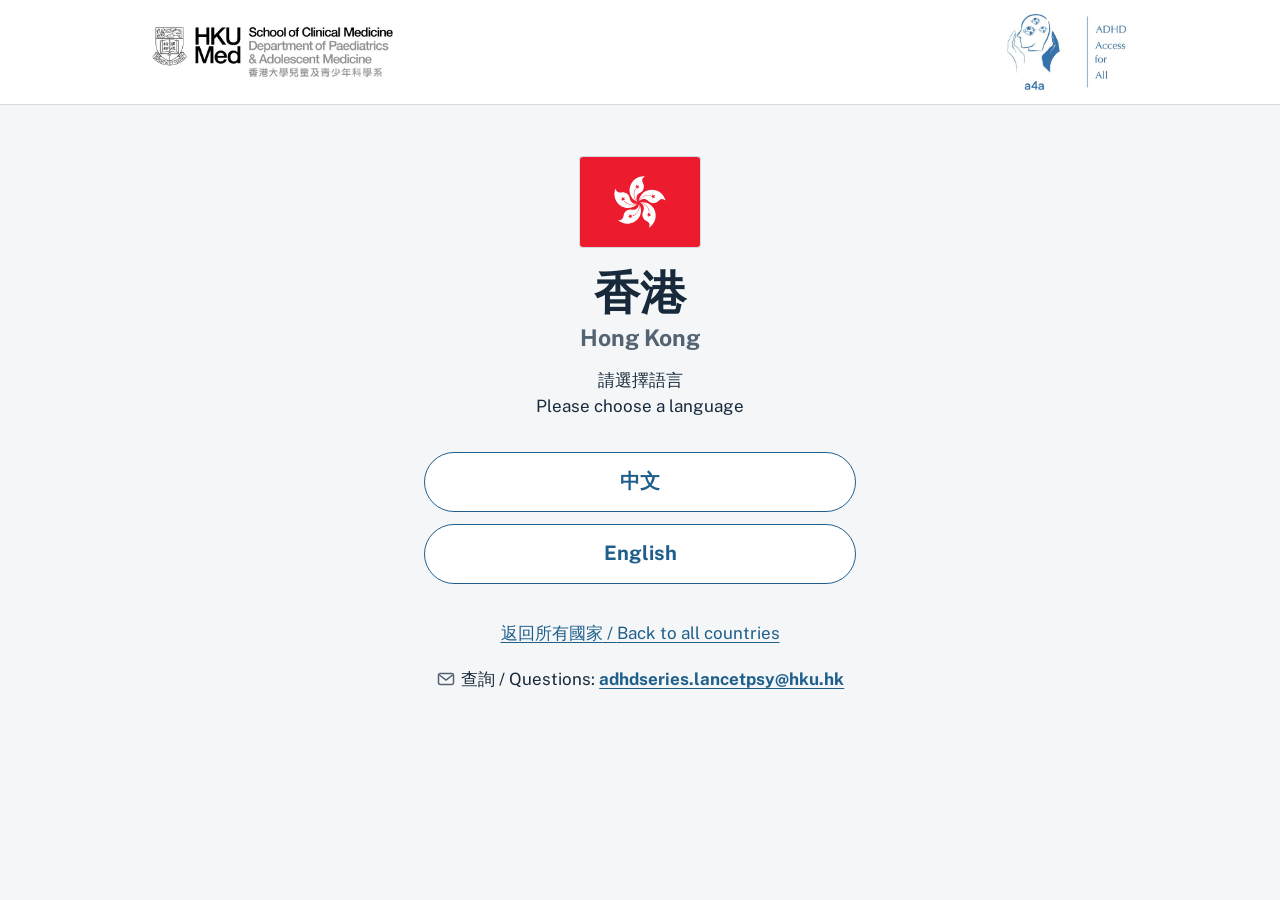
<file: hong-kong.html>
<!DOCTYPE html>
<html lang="zh-Hant">
<head>
  <meta charset="UTF-8">
  <meta name="viewport" content="width=device-width, initial-scale=1">
  <title>香港 Hong Kong – The long-term clinical, societal, economic, and political impact of Attention-Deficit/Hyperactivity Disorder (ADHD)</title>
  <link rel="stylesheet" href="style.css">
</head>
<body>
  <header class="brand-bar">
    <div class="brand-inner">
      <img class="logo logo-hku" src="images/hku-med-paediatrics-logo.jpg" width="750" height="162"
           alt="HKU Med, School of Clinical Medicine, Department of Paediatrics and Adolescent Medicine, The University of Hong Kong">
      <img class="logo logo-a4a" src="images/a4a-logo.jpg" width="369" height="240" alt="a4a, ADHD Access for All">
    </div>
  </header>
  <main class="page page-narrow">
    <header class="intro">
      <img class="flag flag-lg" src="flags/hk.svg" alt="" width="120" height="90">
      <h1><span class="native" lang="zh-Hant">香港</span> <span class="h1-sub" lang="en">Hong Kong</span></h1>
      <p class="lead"><span class="native" lang="zh-Hant">請選擇語言</span><br><span lang="en">Please choose a language</span></p>
    </header>

    <nav class="choice-list" aria-label="Survey language">
      <a class="choice native" lang="zh-Hant" translate="no" href="https://hku.au1.qualtrics.com/jfe/form/SV_5yDz3i4gLuuXyFo?src=web" target="_blank" rel="noopener noreferrer">中文<span class="sr-only">（在新分頁開啟）</span></a>
      <a class="choice" lang="en" translate="no" href="https://hku.au1.qualtrics.com/jfe/form/SV_8c5B4CLUHVgzH5I?src=web" target="_blank" rel="noopener noreferrer">English<span class="sr-only"> (opens in a new tab)</span></a>
    </nav>

    <p class="back"><a href="index.html#country-selection"><span class="native" lang="zh-Hant">返回所有國家</span> / <span lang="en">Back to all countries</span></a></p>
    <p class="contact"><svg class="contact-icon" viewBox="0 0 24 24" aria-hidden="true" focusable="false"><rect x="3" y="5.5" width="18" height="13" rx="2" fill="none" stroke="currentColor" stroke-width="1.8"/><path d="m4.5 7.5 7.5 5.75 7.5-5.75" fill="none" stroke="currentColor" stroke-width="1.8" stroke-linecap="round" stroke-linejoin="round"/></svg><span><span class="native" lang="zh-Hant">查詢</span> / <span lang="en">Questions</span>: <a href="mailto:adhdseries.lancetpsy@hku.hk">adhdseries.lancetpsy@hku.hk</a></span></p>
  </main>
</body>
</html>
</file>
<file: style.css>
/* ==================================================================
   International survey on ADHD - country selection
   - English text: Public Sans (self-hosted, SIL OFL 1.1), a plain,
     highly legible typeface in the spirit of the HKU Med logo.
   - Country names in their own language use the visitor's system font,
     so every script shows in the font their device already uses.
   - No third-party requests (Google Fonts / CDNs), so the page also
     loads where those services are blocked or slow.
   ================================================================== */

@font-face {
  font-family: "Public Sans";
  font-style: normal;
  font-weight: 400;
  font-display: swap;
  src: url("fonts/public-sans-latin-400-normal.woff2") format("woff2");
  unicode-range: U+0000-00FF, U+0131, U+0152-0153, U+02BB-02BC, U+02C6, U+02DA, U+02DC, U+0304, U+0308, U+0329, U+2000-206F, U+20AC, U+2122, U+2191, U+2193, U+2212, U+2215, U+FEFF, U+FFFD;
}
@font-face {
  font-family: "Public Sans";
  font-style: normal;
  font-weight: 400;
  font-display: swap;
  src: url("fonts/public-sans-latin-ext-400-normal.woff2") format("woff2");
  unicode-range: U+0100-02BA, U+02BD-02C5, U+02C7-02CC, U+02CE-02D7, U+02DD-02FF, U+0304, U+0308, U+0329, U+1D00-1DBF, U+1E00-1E9F, U+1EF2-1EFF, U+2020, U+20A0-20AB, U+20AD-20C0, U+2113, U+2C60-2C7F, U+A720-A7FF;
}
@font-face {
  font-family: "Public Sans";
  font-style: normal;
  font-weight: 700;
  font-display: swap;
  src: url("fonts/public-sans-latin-700-normal.woff2") format("woff2");
  unicode-range: U+0000-00FF, U+0131, U+0152-0153, U+02BB-02BC, U+02C6, U+02DA, U+02DC, U+0304, U+0308, U+0329, U+2000-206F, U+20AC, U+2122, U+2191, U+2193, U+2212, U+2215, U+FEFF, U+FFFD;
}
@font-face {
  font-family: "Public Sans";
  font-style: normal;
  font-weight: 700;
  font-display: swap;
  src: url("fonts/public-sans-latin-ext-700-normal.woff2") format("woff2");
  unicode-range: U+0100-02BA, U+02BD-02C5, U+02C7-02CC, U+02CE-02D7, U+02DD-02FF, U+0304, U+0308, U+0329, U+1D00-1DBF, U+1E00-1E9F, U+1EF2-1EFF, U+2020, U+20A0-20AB, U+20AD-20C0, U+2113, U+2C60-2C7F, U+A720-A7FF;
}

:root {
  color-scheme: light;
  --paper: #f4f6f8;
  --card: #ffffff;
  --ink: #17293a;
  --slate: #536371;
  --line: #d5dde4;
  --line-dashed: #b3c1cc;
  --harbour: #1f5f8b;
  --harbour-tint: #e8f1f8;

  --font-ui: "Public Sans", system-ui, -apple-system, "Segoe UI", Roboto, "Noto Sans", "Helvetica Neue", Arial, sans-serif;
  --font-native: system-ui, -apple-system, "Segoe UI", Roboto, "Noto Sans", "Helvetica Neue", Arial, sans-serif;
}

*,
*::before,
*::after {
  box-sizing: border-box;
}

html {
  -webkit-text-size-adjust: 100%;
  text-size-adjust: 100%;
}

body {
  margin: 0;
  background: var(--paper);
  color: var(--ink);
  font-family: var(--font-ui);
  font-size: 1.0625rem;
  line-height: 1.55;
}

a {
  color: var(--harbour);
  text-underline-offset: 0.18em;
}

a:focus-visible,
summary:focus-visible {
  outline: 3px solid var(--harbour);
  outline-offset: 3px;
}

.sr-only {
  position: absolute;
  width: 1px;
  height: 1px;
  padding: 0;
  margin: -1px;
  overflow: hidden;
  clip: rect(0 0 0 0);
  white-space: nowrap;
  border: 0;
}

/* ---------- Native-language text ---------- */

.native {
  font-family: var(--font-native);
}

.native:lang(zh-Hans) {
  font-family: "PingFang SC", "Hiragino Sans GB", "Microsoft YaHei", "Noto Sans CJK SC", "Noto Sans SC", var(--font-native);
}

.native:lang(zh-Hant) {
  font-family: "PingFang HK", "PingFang TC", "Microsoft JhengHei", "Noto Sans CJK HK", "Noto Sans CJK TC", "Noto Sans TC", var(--font-native);
}

.native:lang(ja) {
  font-family: "Hiragino Sans", "Hiragino Kaku Gothic ProN", "Yu Gothic", "Meiryo", "Noto Sans CJK JP", "Noto Sans JP", var(--font-native);
}

.native:lang(ko) {
  font-family: "Apple SD Gothic Neo", "Malgun Gothic", "Noto Sans CJK KR", "Noto Sans KR", var(--font-native);
}

/* ---------- Logo bar ---------- */

.brand-bar {
  border-bottom: 1px solid var(--line);
  background: #ffffff;
}

.brand-inner {
  display: flex;
  flex-wrap: wrap;
  align-items: center;
  justify-content: space-between;
  gap: 0.75rem 1.5rem;
  width: min(100%, 66rem);
  margin-inline: auto;
  padding: 0.75rem clamp(1rem, 4vw, 2.5rem);
}

.logo {
  display: block;
  width: auto;
  max-width: 100%;
  height: 3.25rem;
}

/* The a4a mark is a fine line drawing, so it needs more height than
   the dense HKU Med logo to carry the same visual weight. */
.logo-a4a {
  height: 5rem;
}

@media (max-width: 30rem) {
  .brand-inner {
    gap: 0.75rem 1rem;
  }

  .logo {
    height: 2.375rem;
  }

  .logo-a4a {
    height: 3.5rem;
  }
}

/* ---------- Page ---------- */

.page {
  width: min(100%, 66rem);
  margin-inline: auto;
  padding: clamp(1.75rem, 5vw, 3.25rem) clamp(1rem, 4vw, 2.5rem) clamp(3rem, 8vw, 5rem);
}

.intro {
  max-width: 52rem;
}

/* The full project title is long, so it is set smaller than a usual
   headline and allowed to break after the slash in the long word. */
h1 {
  margin: 0;
  font-size: clamp(1.4375rem, 1.1rem + 1.5vw, 2.125rem);
  font-weight: 700;
  line-height: 1.2;
  letter-spacing: -0.01em;
  overflow-wrap: break-word;
  text-wrap: balance;
}

/* ---------- Introduction in seven languages ---------- */

.langs {
  max-width: 44rem;
  margin-top: 1.25rem;
  padding: 1rem 1.25rem 1.25rem;
  border: 1px solid var(--line);
  border-radius: 12px;
  background: var(--card);
}

.lang-tabs {
  display: flex;
  flex-wrap: wrap;
  align-items: center;
  gap: 0.375rem;
  margin-bottom: 0.875rem;
}

/* The real radio buttons are visually hidden; the labels are the buttons you see */
.langs {
  position: relative;
}

.lang-radio {
  position: absolute;
  width: 1px;
  height: 1px;
  margin: -1px;
  padding: 0;
  overflow: hidden;
  clip: rect(0 0 0 0);
  white-space: nowrap;
  border: 0;
  opacity: 0;
}

.lang-panel {
  display: none;
}

#lang-ar:checked ~ #intro-ar,
#lang-zh-hans:checked ~ #intro-zh-hans,
#lang-zh-hant:checked ~ #intro-zh-hant,
#lang-en:checked ~ #intro-en,
#lang-fr:checked ~ #intro-fr,
#lang-ru:checked ~ #intro-ru,
#lang-es:checked ~ #intro-es {
  display: block;
}

.globe-icon {
  flex: none;
  width: 1.375rem;
  height: 1.375rem;
  margin-inline-end: 0.25rem;
  color: var(--slate);
}

.lang-tab {
  display: inline-flex;
  align-items: center;
  min-height: 2.375rem;
  padding: 0.25rem 0.8rem;
  border: 1px solid var(--line);
  border-radius: 999px;
  background: var(--card);
  color: var(--ink);
  font-size: 0.9375rem;
  line-height: 1.2;
  cursor: pointer;
  user-select: none;
  -webkit-tap-highlight-color: transparent;
  transition: background-color 0.12s ease, border-color 0.12s ease, color 0.12s ease;
}

.lang-tab:hover {
  border-color: var(--harbour);
}

#lang-ar:checked ~ .lang-tabs [for="lang-ar"],
#lang-zh-hans:checked ~ .lang-tabs [for="lang-zh-hans"],
#lang-zh-hant:checked ~ .lang-tabs [for="lang-zh-hant"],
#lang-en:checked ~ .lang-tabs [for="lang-en"],
#lang-fr:checked ~ .lang-tabs [for="lang-fr"],
#lang-ru:checked ~ .lang-tabs [for="lang-ru"],
#lang-es:checked ~ .lang-tabs [for="lang-es"] {
  border-color: var(--harbour);
  background: var(--harbour);
  color: #ffffff;
}

#lang-ar:focus-visible ~ .lang-tabs [for="lang-ar"],
#lang-zh-hans:focus-visible ~ .lang-tabs [for="lang-zh-hans"],
#lang-zh-hant:focus-visible ~ .lang-tabs [for="lang-zh-hant"],
#lang-en:focus-visible ~ .lang-tabs [for="lang-en"],
#lang-fr:focus-visible ~ .lang-tabs [for="lang-fr"],
#lang-ru:focus-visible ~ .lang-tabs [for="lang-ru"],
#lang-es:focus-visible ~ .lang-tabs [for="lang-es"] {
  outline: 3px solid var(--harbour);
  outline-offset: 2px;
}

.intro-text {
  margin: 0;
  font-size: clamp(1.0625rem, 1rem + 0.3vw, 1.1875rem);
  line-height: 1.6;
}

.intro-heading {
  margin: 1rem 0 0.25rem;
  font-size: 1rem;
  font-weight: 700;
  line-height: 1.35;
}

.intro-time {
  display: flex;
  align-items: flex-start;
  gap: 0.5rem;
  margin: 0.875rem 0 0;
}

/* The arrow sits inside the sentence and follows its size */
.intro-action {
  margin: 0.875rem 0 0;
  font-weight: 700;
}

.action-icon {
  display: inline-block;
  width: 0.9em;
  height: 0.9em;
  margin-inline-end: 0.3em;
  vertical-align: -0.08em;
  color: var(--harbour);
}

.time-icon {
  flex: none;
  width: 1.25rem;
  height: 1.25rem;
  margin-top: 0.15em;
  color: var(--slate);
}

.lang-panel .contact {
  margin-top: 0.5rem;
}

/* ---------- Contact ---------- */

.contact {
  display: flex;
  align-items: flex-start;
  gap: 0.5rem;
  max-width: 42rem;
  margin: 1rem 0 0;
}

.contact-icon {
  flex: none;
  width: 1.25rem;
  height: 1.25rem;
  margin-top: 0.15em;
  color: var(--slate);
}

.contact a {
  font-weight: 700;
  overflow-wrap: anywhere;
}

.page-narrow .contact {
  display: block;
  max-width: none;
  margin-top: 1.25rem;
  text-align: center;
}

.page-narrow .contact-icon {
  display: inline-block;
  margin: 0 0.35rem 0 0;
  vertical-align: -0.25em;
}

/* ---------- Who can participate list ---------- */

.who-list {
  margin: 0;
  padding: 0;
  list-style: none;
}

.who-list li {
  position: relative;
  padding-inline-start: 1.25rem;
  line-height: 1.65;
}

.who-list li::before {
  content: "";
  position: absolute;
  top: 0.62em;
  inset-inline-start: 0.2rem;
  width: 0.45rem;
  height: 0.45rem;
  border-radius: 50%;
  background: var(--harbour);
}

/* ---------- Section headings ---------- */

.countries {
  margin-top: clamp(2rem, 5vw, 3rem);
}

.soon {
  margin-top: clamp(2.5rem, 6vw, 3.5rem);
  padding-top: clamp(1.75rem, 4vw, 2.25rem);
  border-top: 1px solid var(--line);
}

.section-title {
  margin: 0;
  font-size: 1.375rem;
  font-weight: 700;
  line-height: 1.3;
  text-wrap: balance;
}

.section-note {
  max-width: 40rem;
  margin: 0.25rem 0 0;
  color: var(--slate);
}

/* ---------- Country lists: one country per row ---------- */
/* Reads top to bottom, A-Z. On wider screens the list flows into
   up to three columns, still read downwards like an index. */

.country-list,
.soon-list {
  margin: 1.25rem 0 0;
  padding: 0;
  list-style: none;
  columns: 17.5rem 3;
  column-gap: 0.75rem;
}

.country-list > li,
.soon-list > li {
  break-inside: avoid;
  padding-bottom: 0.5rem;
}

.row {
  display: flex;
  align-items: center;
  gap: 0.875rem;
  min-height: 4.25rem;
  padding: 0.625rem 0.75rem 0.625rem 0.75rem;
  border: 1px solid var(--line);
  border-radius: 10px;
  background: var(--card);
  color: var(--ink);
  text-decoration: none;
  transition: background-color 0.12s ease, border-color 0.12s ease;
}

a.row:hover {
  border-color: var(--harbour);
  background: var(--harbour-tint);
}

.flag {
  display: block;
  flex: none;
  width: 3.25rem;
  height: auto;
  aspect-ratio: 4 / 3;
  border-radius: 3px;
  box-shadow: 0 0 0 1px rgb(23 41 58 / 0.14);
}

.row-names {
  display: flex;
  flex: 1;
  flex-direction: column;
  align-items: flex-start;
  min-width: 0;
  line-height: 1.25;
}

.name-en {
  font-size: 1.0625rem;
  font-weight: 700;
}

.name-local {
  margin-top: 0.125rem;
  font-size: 1rem;
  overflow-wrap: break-word;
}

.name-lang {
  margin-top: 0.125rem;
  color: var(--slate);
  font-size: 0.875rem;
}

/* Keep each language name whole (e.g. 简体中文); lines may only break at the slashes */
.name-lang > span {
  white-space: nowrap;
}

.row-icon,
.mail-icon {
  flex: none;
  width: 1.25rem;
  height: 1.25rem;
}

.row-icon {
  color: var(--slate);
}

a.row:hover .row-icon {
  color: var(--harbour);
}

/* In two or three columns, give every open-survey row the same height so the columns line up */
@media (min-width: 40rem) {
  .country-list .row {
    min-height: 5.375rem;
  }
}

/* Coming soon: lighter rows, email icon instead of the arrow */

.row-soon {
  min-height: 3.75rem;
  border-style: dashed;
  border-color: var(--line-dashed);
  background: transparent;
}

a.row-soon:hover {
  border-style: solid;
  background: var(--card);
}

.row-soon .flag {
  width: 2.5rem;
}

.row-soon .name-en {
  font-size: 1rem;
}

.row-soon .name-local {
  font-size: 0.9375rem;
}

.mail-icon {
  width: 1.375rem;
  height: 1.375rem;
  color: var(--harbour);
}

/* ---------- Hong Kong page ---------- */

.page-narrow {
  width: min(100%, 32rem);
  text-align: center;
}

.page-narrow .intro {
  margin-inline: auto;
}

.page-narrow h1 {
  font-size: clamp(2rem, 1.4rem + 2.4vw, 2.875rem);
  line-height: 1.1;
}

.flag-lg {
  width: 7.5rem;
  margin: 0 auto 1.25rem;
}

.h1-sub {
  display: block;
  margin-top: 0.375rem;
  color: var(--slate);
  font-size: 0.5em;
  letter-spacing: 0;
}

.choice-list {
  display: grid;
  gap: 0.75rem;
  margin-top: 2rem;
}

.choice {
  display: flex;
  align-items: center;
  justify-content: center;
  min-height: 3.75rem;
  padding: 0.5rem 1rem;
  border: 1px solid var(--harbour);
  border-radius: 999px;
  background: var(--card);
  color: var(--harbour);
  font-size: 1.25rem;
  font-weight: 700;
  text-decoration: none;
  transition: background-color 0.12s ease, color 0.12s ease;
}

.choice:hover {
  background: var(--harbour);
  color: #ffffff;
}

.back {
  margin: 2.25rem 0 0;
}

@media (prefers-reduced-motion: reduce) {
  *,
  *::before,
  *::after {
    transition: none !important;
  }
}
</file>
